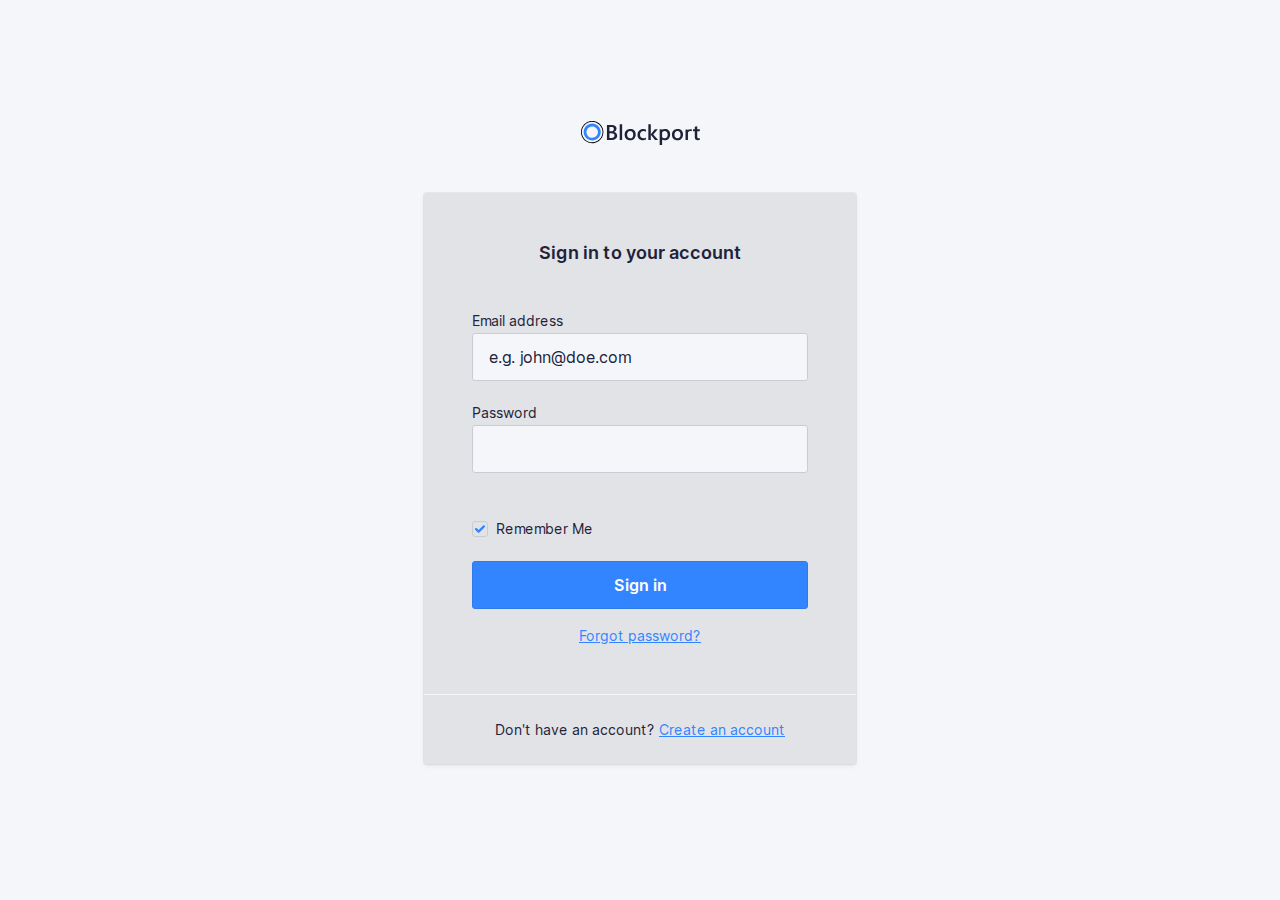
<file: index.html>
<!doctype html>
<html lang="en">

<head>
    <meta charset="utf-8">
    <meta http-equiv="x-ua-compatible" content="ie=edge">
    <title>Blockport - Sign in</title>
    <meta name="description" content="This is my HTML5 boilerplate.">
    <meta name="viewport" content="width=device-width, initial-scale=1.0">
    <meta name="theme-color" content="#e85e00">

    <link rel="icon" href="favicon.svg">
    <link rel="apple-touch-icon" href="apple-touch-icon.png">
    <link rel="manifest" href="manifest.json">

    <link rel="stylesheet" href="css/normalize.css">
    <link rel="stylesheet" href="css/screen.css">
</head>

<body>
    <section class="o-row o-row--lg o-row--login">
        <div class="o-container u-max-width-xs">
            <h1 class="c-logo">
                <svg class="c-logo__symbol" viewBox="0 0 119 24"
                     xmlns="http://www.w3.org/2000/svg">
                    <title>Blockport</title>
                    <path class="c-logo__path c-logo__path--1"
                          d="M25.9496128,18.9917356 L25.9496128,4.04231406 L30.7396633,4.04231406 C32.19945,4.04231406 33.3560606,4.35834712 34.2094949,4.99041321 C35.0252057,5.55089835 35.5052521,6.4769114 35.4896465,7.4598347 C35.5056187,8.25676883 35.2485893,9.03557965 34.7604209,9.6694215 C34.2511175,10.3119823 33.5500641,10.7791057 32.7570539,11.0042975 L32.7570539,11.0459504 C33.6957957,11.1207168 34.5764055,11.5260387 35.2392256,12.1884297 C35.8602694,12.8310744 36.1707912,13.6667769 36.1707912,14.6955372 C36.1979832,15.9155062 35.6268682,17.0730015 34.6382155,17.8016529 C33.6205051,18.5950413 32.3363468,18.9917356 30.7857407,18.9917356 L25.9496128,18.9917356 Z M41.1511616,18.9918689 L38.6990404,18.9918689 L38.6990404,3.18727869 L41.1511616,3.18727869 L41.1511616,18.9918689 Z M49.1105387,19.2396694 C47.4477441,19.2396694 46.1195118,18.741157 45.1258418,17.7441322 C44.1321717,16.7471074 43.6360046,15.4247934 43.6373401,13.7771901 C43.6373401,11.9841322 44.1548767,10.5838017 45.1899495,9.57619833 C46.2250223,8.56859504 47.6200337,8.06479338 49.3749832,8.06479338 C51.0591469,8.06479338 52.3720202,8.55471073 53.3136027,9.53454547 C54.2551852,10.5143802 54.7226376,11.8730579 54.7159596,13.6105785 C54.7159596,15.313719 54.2091077,16.677686 53.195404,17.7024794 C52.1817003,18.7272727 50.8200787,19.2396694 49.1105387,19.2396694 Z M64.9231145,18.4998347 C63.986548,19.011405 62.9292595,19.2667693 61.8599663,19.2396694 C60.2572727,19.2396694 58.9657689,18.7444628 57.9854545,17.7540496 C57.0051402,16.7636364 56.5136477,15.4796694 56.5109764,13.9021488 C56.5109764,12.1434711 57.0385299,10.7312397 58.0936364,9.66545453 C59.1487429,8.59966942 60.5611166,8.0661157 62.3307576,8.06479338 C63.2258904,8.04636779 64.1144193,8.22027864 64.9351347,8.57454547 L64.9351347,10.8277686 C64.2490961,10.2941313 63.4035149,10.0011171 62.5310943,9.99471073 C61.5738178,9.96365776 60.6492491,10.3415166 59.9928283,11.0320661 C59.3330526,11.7236364 59.003165,12.6287603 59.003165,13.747438 C59.003165,14.8661157 59.3136869,15.7381818 59.9347306,16.3636364 C60.5557744,17.0023141 61.3891751,17.3216529 62.4349327,17.3216529 C63.3470917,17.3090469 64.2260005,16.9806241 64.9191077,16.3933884 L64.9191077,18.4998347 L64.9231145,18.4998347 Z M77.1256229,18.9918689 L74.0304209,18.9918689 L69.8393771,13.8605902 L69.7973064,13.8605902 L69.7973064,18.9918689 L67.3451852,18.9918689 L67.3451852,3.18727869 L69.7973064,3.18727869 L69.7973064,13.2039344 L69.8393771,13.2039344 L73.7980303,8.31462295 L76.7349663,8.31462295 L72.2814815,13.4718689 L77.1256229,18.9918689 Z M118.81569,18.8747107 C118.223016,19.1343064 117.578072,19.2557712 116.930522,19.2297521 C114.839007,19.2297521 113.793249,18.2380165 113.793249,16.2545455 L113.793249,10.2128926 L111.990219,10.2128926 L111.990219,8.31669423 L113.793249,8.31669423 L113.793249,5.84528927 L116.235354,5.15702479 L116.235354,8.31669423 L118.81569,8.31669423 L118.81569,10.2128926 L116.235354,10.2128926 L116.235354,15.5504132 C116.235354,16.1824793 116.351549,16.6340496 116.583939,16.905124 C116.81633,17.1761983 117.202312,17.3084298 117.741886,17.3018182 C118.130518,17.3099664 118.50999,17.1844984 118.81569,16.9467769 L118.81569,18.8647934 L118.81569,18.8747107 Z M109.678333,8.12826445 C110.052664,8.12904551 110.426384,8.1582218 110.796212,8.21553718 L110.796212,10.2961983 C110.392833,10.129817 109.958979,10.0480952 109.522071,10.0561983 C108.65244,10.0185786 107.815007,10.3854441 107.258266,11.0479339 C107.143588,11.1960713 107.043624,11.3548242 106.959764,11.5219835 L106.959764,18.9917356 L104.519663,18.9917356 L104.519663,8.37818184 L106.959764,8.66776859 L106.959764,8.67768594 C107.814579,8.30025824 108.742499,8.11272598 109.678333,8.12826445 Z M96.4320707,19.2396694 C94.7692761,19.2396694 93.4410438,18.741157 92.4473737,17.7441322 C91.4537037,16.7471074 90.9575366,15.4247934 90.9588721,13.7771901 C90.9588721,11.9841322 91.4764087,10.5838017 92.5114815,9.57619833 C93.5465543,8.56859504 94.9415657,8.06479338 96.6965152,8.06479338 C98.3806789,8.06479338 99.6935522,8.55471073 100.635135,9.53454547 C101.576717,10.5143802 102.04417,11.8730579 102.037492,13.6105785 C102.037492,15.313719 101.53064,16.677686 100.516936,17.7024794 C99.5032323,18.7272727 98.1416107,19.2396694 96.4320707,19.2396694 Z M87.7494781,9.53454547 C88.6883893,10.5157025 89.1578451,11.873719 89.1578451,13.608595 C89.1591806,15.3117355 88.6523287,16.6757025 87.6372896,17.7004959 C86.6222504,18.7252892 85.258625,19.2376859 83.5464141,19.2376859 C82.7065422,19.2489838 81.8737089,19.0847473 81.1023064,18.7557025 L81.1023064,23.8968595 L78.6622054,23.8968595 L78.6622054,8.31471073 L81.1023064,8.60429752 C81.9552279,8.23296681 82.8792553,8.04891403 83.8108586,8.06479338 C85.5017003,8.06479338 86.8145736,8.55471073 87.7494781,9.53454547 Z M96.5422559,9.99471073 C95.6726247,9.95709108 94.8351921,10.3239565 94.2784512,10.9864463 C93.7241864,11.6476033 93.4470539,12.5580165 93.4470539,13.7176859 C93.4470539,14.8363636 93.7275253,15.7170248 94.288468,16.3596694 C94.8529651,17.0028668 95.6823515,17.3568733 96.5422559,17.3216529 C97.5038721,17.3216529 98.2424466,17.0056198 98.7579798,16.3735537 C99.273513,15.7414876 99.5366216,14.8416529 99.5473064,13.6740496 C99.5473064,12.4998347 99.28954,11.5927273 98.7740067,10.9527273 C98.2584735,10.3127273 97.5145568,9.99338845 96.5422559,9.99471073 Z M28.4438047,6.03570248 L28.4438047,10.286281 L30.0645286,10.286281 C30.9353255,10.286281 31.6178058,10.0833058 32.1119697,9.67735538 C32.6061335,9.27140494 32.8532155,8.69619836 32.8532155,7.95173555 C32.8532155,6.67305785 31.9897643,6.03371902 30.262862,6.03371902 L28.4418013,6.03371902 L28.4438047,6.03570248 Z M28.4438047,12.2796694 L28.4438047,17.0082644 L30.5813973,17.0082644 C31.5163019,17.0082644 32.237514,16.7947108 32.7450337,16.3676033 C33.2602043,15.9259125 33.5416601,15.2742418 33.5083165,14.6003306 C33.5083165,13.0505785 32.4238271,12.2757025 30.2548485,12.2757025 L28.4518182,12.2757025 L28.4438047,12.2796694 Z M49.226734,9.99471073 C48.3571028,9.95709108 47.5196702,10.3239565 46.9629293,10.9864463 C46.4086646,11.6476033 46.131532,12.5580165 46.131532,13.7176859 C46.131532,14.8363636 46.4120034,15.7170248 46.9729461,16.3596694 C47.5370578,17.0036033 48.3664998,17.3583638 49.226734,17.3236364 C50.1883502,17.3236364 50.9269247,17.0076033 51.4424579,16.3755372 C51.9579912,15.7434711 52.2157576,14.8436364 52.2157576,13.6760331 C52.2157576,12.5018182 51.9579912,11.5947107 51.4424579,10.9547107 C50.9269247,10.3147108 50.1883502,9.99471073 49.226734,9.99471073 Z M85.8803367,16.3735537 C86.3958699,15.738843 86.6543043,14.8390083 86.6556397,13.6740496 C86.6556397,12.4985124 86.3978733,11.591405 85.8823401,10.9527273 C85.3668068,10.3140496 84.6282323,9.99471073 83.6666162,9.99471073 C82.796985,9.95709108 81.9595523,10.3239565 81.4028114,10.9864463 C81.2895823,11.124335 81.1896456,11.2724196 81.1043098,11.4287603 L81.1043098,15.9153719 C81.6149937,16.8312057 82.6094895,17.3774459 83.6646128,17.3216529 C84.626229,17.3216529 85.3648035,17.0056198 85.8803367,16.3735537 Z">
                    </path>
                    <path class="c-logo__path c-logo__path--2"
                          d="M11.1988215,19.5867769 C7.72899435,19.5891833 4.59940205,17.5218316 3.26949789,14.3488101 C1.93959376,11.1757885 2.67130845,7.5220381 5.12341434,5.09144786 C7.57552021,2.66085764 11.2650639,1.93214337 14.4714645,3.24513351 C17.6778651,4.55812363 19.7696074,7.65421885 19.771229,11.0895868 C19.7679239,15.7772288 15.9334776,19.5780304 11.1988215,19.5867769 Z M11.1988215,5.38314051 C8.86509736,5.38073339 6.75988968,6.77093308 5.86550131,8.90506387 C4.97111293,11.0391947 5.46382249,13.496632 7.11372873,15.1307206 C8.76363496,16.7648092 11.2455511,17.2534798 13.4013998,16.3687158 C15.5572486,15.4839518 16.962125,13.4001349 16.9605051,11.0895868 C16.9572,7.93949107 14.3805102,5.38572999 11.1988215,5.37917355 L11.1988215,5.38314051 Z">
                    </path>
                    <path class="c-logo__path c-logo__path--3"
                          d="M21.2917845,15.8796694 C21.3118182,15.8380165 21.3358586,15.8023141 21.3558923,15.7606612 C22.6443671,13.0744887 22.7786498,9.98607785 21.7280964,7.20021549 C20.6775431,4.41435317 18.5317957,2.16875244 15.7805219,0.975867769 L15.7805219,0.96 C15.6683333,0.910413222 15.5541414,0.874710744 15.4419529,0.82909091 C15.2937037,0.767603308 15.1434512,0.710082645 14.9931987,0.656528927 C14.792862,0.583140496 14.5925253,0.517685949 14.378165,0.458181816 C14.2319192,0.414545453 14.0856734,0.374876033 13.9394276,0.337190082 C13.7203928,0.281652893 13.501358,0.23338843 13.2823232,0.192396694 C13.1480976,0.16661157 13.0138721,0.144793388 12.8816498,0.124958678 C12.6546016,0.0905785125 12.4275533,0.0634710744 12.2005051,0.0436363637 C12.0762963,0.0337190082 11.9500842,0.0238016529 11.8258754,0.0178512397 C11.5881425,0.00462809917 11.3510774,-0.000661157024 11.1146801,0.00198347107 C10.988468,0.00198347107 10.8622559,0.00198347107 10.7380471,0.0119008265 C10.5076599,0.0218181818 10.2792761,0.0376859504 10.0528956,0.0614876034 C9.9146633,0.0753719009 9.77843434,0.0932231406 9.64220539,0.113057851 C9.44186869,0.142809918 9.22350168,0.176528926 9.01715488,0.218181818 C8.86089226,0.249917356 8.70462963,0.283636364 8.548367,0.321322314 C8.39210438,0.359008265 8.18575758,0.412561983 8.00745791,0.466115701 C7.82915825,0.519669423 7.65286195,0.577190081 7.47656566,0.638677688 C7.30026936,0.70016529 7.17405724,0.747768594 7.02580808,0.807272727 C6.82547138,0.884628098 6.63715488,0.969917355 6.44483165,1.05719008 C6.31861953,1.11471074 6.19441077,1.17421488 6.07220539,1.23768595 C5.87186869,1.34082644 5.67153199,1.45190082 5.47119529,1.56694215 C5.36301347,1.63041322 5.25683502,1.69586777 5.15065657,1.76528926 C4.95165543,1.89752066 4.75666107,2.02975207 4.5656734,2.16198347 C4.46416949,2.23603306 4.36400114,2.31140496 4.26516835,2.38809918 C4.07952302,2.52958678 3.89721661,2.67834711 3.71824916,2.83438017 C3.61607744,2.92363636 3.51791246,3.0168595 3.41774411,3.11008265 C3.25747475,3.26347108 3.10121212,3.42214876 2.94895623,3.5861157 C2.84678451,3.69719008 2.74861953,3.81024794 2.64845118,3.92528926 C2.51021886,4.08793389 2.37599327,4.25454547 2.24777778,4.42512397 C2.15161616,4.55206611 2.05946128,4.68099175 1.96930976,4.82181816 C1.90119529,4.92099175 1.82506734,5.0201653 1.75895623,5.11537188 C1.69284512,5.2105785 1.65878788,5.29190081 1.60670034,5.37917355 C1.53457912,5.49818184 1.46446128,5.61917355 1.40636364,5.74214876 C1.28415825,5.96231406 1.16796296,6.18446282 1.06178451,6.40859504 C1.02372054,6.44826445 0.995673401,6.49586778 0.981649832,6.54148761 C0.967626263,6.58710744 0.939579125,6.65454547 0.915538721,6.71008265 C0.808692479,6.95471075 0.711863077,7.20132232 0.625050505,7.44991735 C0.588989899,7.55438018 0.55426487,7.65884298 0.520875421,7.76330577 C0.444747475,8.00528927 0.377968575,8.24793388 0.320538721,8.49123966 C0.291156005,8.61157023 0.263776655,8.73190084 0.238400673,8.85223141 C0.191655443,9.07966942 0.152255892,9.30710742 0.12020202,9.53454547 C0.10016835,9.67338842 0.0821380471,9.81024795 0.0681144781,9.9490909 C0.0460774411,10.1613223 0.0320538721,10.3715703 0.022037037,10.5838017 C0.022037037,10.7365289 0.010016835,10.8872727 0.010016835,11.04 C0.010016835,11.2383471 0.010016835,11.4366942 0.026043771,11.6350413 C0.026043771,11.7917356 0.0440740741,11.9484297 0.0580976431,12.105124 C0.0761279461,12.3034711 0.104175084,12.5018182 0.132222222,12.7001653 C0.146245791,12.8429752 0.18030303,13.0036364 0.2003367,13.1543802 C0.238400673,13.3527273 0.286481481,13.5510744 0.336565657,13.7494215 C0.380639731,13.8961983 0.406683502,14.0330579 0.446750842,14.1758678 C0.506851852,14.3742149 0.576969697,14.5844628 0.647087542,14.7867769 C0.693164983,14.9157025 0.739242424,15.0446281 0.789326599,15.1715703 C0.871464646,15.3699174 0.963619529,15.5801653 1.05777778,15.7804959 C1.11387205,15.8995041 1.16996633,16.0185124 1.23006734,16.1355372 C1.33223906,16.3338843 1.44242424,16.5322314 1.55461279,16.7166942 C1.62473064,16.8357025 1.69484848,16.9527273 1.76897306,17.0677686 C1.88316498,17.2442975 2.00537037,17.4168595 2.12957912,17.587438 C2.21973064,17.7123967 2.31188552,17.8353719 2.40804714,17.9563636 C2.50420875,18.0773554 2.65646465,18.2519008 2.78468013,18.3966942 C2.91289562,18.5414876 3.02308081,18.6644628 3.14929293,18.7933884 C3.27550505,18.9223141 3.3876936,19.027438 3.51190236,19.1424794 C3.63611111,19.2575206 3.81841751,19.4241322 3.98069024,19.5590082 C4.09287879,19.6522314 4.20907407,19.7434711 4.32727273,19.8327273 C4.50957912,19.9735537 4.69388889,20.1084297 4.88621212,20.2294215 C4.9362963,20.2631405 4.98037037,20.3008265 5.03045455,20.3345455 C7.52290169,21.989742 10.5859073,22.5756212 13.5217147,21.9587191 C16.4575222,21.3418171 19.0161165,19.5746694 20.6146465,17.0598347 L20.6266667,17.0598347 C20.6647306,17.0003306 20.6947811,16.9368595 20.7328451,16.8753719 C20.8149832,16.7424794 20.8911111,16.6036364 20.9692424,16.4647934 C21.0854377,16.2763636 21.1936195,16.08 21.2917845,15.8796694 Z M6.96771044,20.4198347 C6.40765296,20.1694737 5.87129224,19.8701033 5.36501684,19.5252893 C5.18671717,19.4042975 5.01442761,19.2773554 4.84614478,19.1464463 C4.73996633,19.065124 4.63378788,18.9818182 4.53161616,18.8965289 C4.38136364,18.7715703 4.23912458,18.6406612 4.09888889,18.5097521 C3.9586532,18.378843 3.87451178,18.2995041 3.76632997,18.1884297 C3.65814815,18.0773554 3.53794613,17.9444628 3.42976431,17.8214876 C3.32158249,17.6985124 3.19737374,17.5557025 3.08718855,17.4247934 C2.97700337,17.2938843 2.91489899,17.1986777 2.83075758,17.0836364 C2.71656566,16.9249587 2.60237374,16.766281 2.49819865,16.6036364 C2.43008418,16.4965289 2.36597643,16.3894215 2.29786195,16.2803306 C2.19368687,16.1038017 2.09752525,15.9252893 1.9973569,15.7447934 C1.94126263,15.6376859 1.89117845,15.528595 1.83909091,15.4195041 C1.7609596,15.2231405 1.67681818,15.0386777 1.60069024,14.8482644 C1.55461279,14.7332231 1.51454545,14.6161983 1.47247475,14.501157 C1.40436027,14.3127273 1.34025253,14.1242975 1.28415825,13.9319008 C1.24609428,13.8029752 1.2140404,13.6760331 1.18198653,13.5490909 C1.13590909,13.3626446 1.09183502,13.1761983 1.05577441,12.9897521 C1.02973064,12.8429752 1.0076936,12.7140496 0.981649832,12.5771901 C0.953602694,12.3927273 0.92956229,12.2082644 0.911531987,12.0218182 C0.897508418,11.8809918 0.889494949,11.7401653 0.881481481,11.5993388 C0.881481481,11.4109091 0.865454545,11.2224794 0.865454545,11.0340496 C0.865454545,10.8971901 0.865454545,10.7603306 0.877474747,10.6254545 C0.877474747,10.4271074 0.899511785,10.2287603 0.919545455,10.0304132 C0.931565657,9.90743803 0.94959596,9.78247936 0.965622896,9.65950414 C0.995673401,9.44528927 1.03173401,9.23107436 1.07580808,9.01884299 C1.09784512,8.91173555 1.12188552,8.80462812 1.14792929,8.69950414 C1.20402357,8.47074382 1.27080247,8.24330577 1.34826599,8.01719009 C1.37764871,7.9246281 1.408367,7.83206612 1.44042088,7.73950414 C1.52189113,7.50545453 1.61204265,7.2740496 1.71087542,7.04528927 C1.75094276,6.95206611 1.7910101,6.86082645 1.83508418,6.76958679 C1.93525253,6.55537188 2.03542088,6.3490909 2.15762626,6.14479338 C2.21973064,6.03570248 2.27983165,5.92661158 2.34594276,5.81752064 C2.45412458,5.63900825 2.5683165,5.46644628 2.68651515,5.29586778 C2.7686532,5.17685949 2.85279461,5.0598347 2.93893939,4.94479338 C3.06047699,4.7847934 3.18602133,4.62876031 3.31557239,4.47669423 C3.40505612,4.36826447 3.49520763,4.26710742 3.58602694,4.17322312 C3.73026936,4.01983471 3.87718294,3.86842975 4.02676768,3.71900826 C4.11491582,3.63438017 4.20506734,3.55173554 4.29722222,3.47107438 C4.46016275,3.32694215 4.62710998,3.18809917 4.79806397,3.05454545 C4.88754769,2.98446281 4.978367,2.91834711 5.07052189,2.85619835 C5.24815375,2.72396694 5.42912458,2.60099173 5.61343434,2.48727273 C5.71093152,2.42512397 5.80909651,2.36561983 5.90792929,2.30876033 C6.09090349,2.20165289 6.27654882,2.09983471 6.46486532,2.00330579 C6.57705387,1.94644628 6.69057799,1.89157025 6.80543771,1.83867769 C6.98306957,1.75669422 7.16203704,1.67933884 7.34234007,1.60661157 C7.47589785,1.55239669 7.61413018,1.50082645 7.75703704,1.45190082 C7.91864196,1.39504132 8.08225029,1.34214876 8.24786195,1.29322314 C8.41347361,1.24429752 8.57975307,1.2 8.74670034,1.16033058 C8.8896072,1.12595041 9.03318182,1.09421488 9.17742424,1.06512397 C9.36841191,1.02677686 9.56073514,0.994380165 9.75439394,0.967933885 C9.87993826,0.950743802 10.0061504,0.934876033 10.1330303,0.920330577 C10.3440516,0.899173554 10.5557407,0.883966942 10.7680976,0.874710744 L11.1126768,0.874710744 C11.3317116,0.874710744 11.5514141,0.880000001 11.7717845,0.890578513 L12.1143603,0.914380167 C12.3307239,0.932892563 12.5464197,0.958677687 12.7614478,0.991735538 C12.8829854,1.01024793 13.004523,1.0307438 13.1260606,1.05322314 C13.330404,1.09157025 13.5347475,1.13652893 13.7390909,1.18809918 C13.8713131,1.22181818 14.0035354,1.25752066 14.1397643,1.29719008 C14.3320875,1.35404959 14.523743,1.41619835 14.7147306,1.48363636 C14.8509596,1.53322314 14.9851852,1.58479339 15.115404,1.64033058 C17.755199,2.69780719 19.8336285,4.79210648 20.8551251,7.42387715 C21.8766218,10.0556478 21.7496417,12.9890377 20.5044613,15.5246281 C20.4123064,15.7229752 20.3041246,15.8975206 20.207963,16.08 C20.1378451,16.2029752 20.0697306,16.3279339 19.9956061,16.4489256 C17.2731751,20.8198837 11.7011151,22.517402 6.96771044,20.4178512 L6.96771044,20.4198347 Z">
                    </path>
                </svg>
            </h1>
            <form class="c-card" action="#">
                <div class="c-card__body">
                    <h2 class="c-card__title">
                        Sign in to your account
                    </h2>
                    <p class="c-form-field">
                        <label class="c-label" for="username">
                            Email address
                        </label>
                        <input class="c-input" type="email" name="username"
                               id="username" placeholder="e.g. john@doe.com"
                               required>
                    </p>
                    <p class="c-form-field">
                        <label class="c-label" for="password">
                            Password
                        </label>
                        <input class="c-input" type="password" name="password"
                               id="password" required>
                    </p>
                    <p class="c-form-field c-form-field--option">
                        <li class="c-form-field c-form-field--option c-option-list__item">
                            <input class="c-option c-option--hidden o-hide-accessible" type="checkbox" id="checkbox1" checked> 
                            <!-- Moest je het bovende op display: none zetten zou je er niet meer kunnen naar tabben
                            Gebruik liever o-hide-accesible -->
                            <label class="c-label c-label--option c-custom-option" for="checkbox1">
                                <span class="c-custom-option__fake-input c-custom-option__fake-input--checkbox">
                                    <svg class="c-custom-option__symbol" xmlns="http://www.w3.org/2000/svg" viewBox="0 0 9 6.75">
                                        <path d="M4.75,9.5a1,1,0,0,1-.707-.293l-2.25-2.25A1,1,0,1,1,3.207,5.543L4.75,7.086,8.793,3.043a1,1,0,0,1,1.414,1.414l-4.75,4.75A1,1,0,0,1,4.75,9.5" transform="translate(-1.5 -2.75)"/>
                                    </svg>
                                </span>
                                Remember Me
                            </label>
                        </li>
                    </p>
                    <p class="u-mb-md">
                        <!-- Input type button
                                <input type="submit" class="o-button-reset c-button" value="Sign in"/>
                            -->
                        <!-- Button -->
                        <button type="submit"
                                class="o-button-reset c-button">Sign in</button>
                    </p>
                    <p class="u-text-sm u-align-text-center">
                        <a href="#!">
                            Forgot password?
                        </a>
                    </p>
                </div>
                <div class="c-card__footer">
                    <p
                       class="u-align-text-center u-text-sm u-color-neutral-dark">
                        Don't have an account? <a href="#">Create an account</a>
                    </p>
                </div>
            </form>

        </div>
    </section>
</body>

</html>
</file>
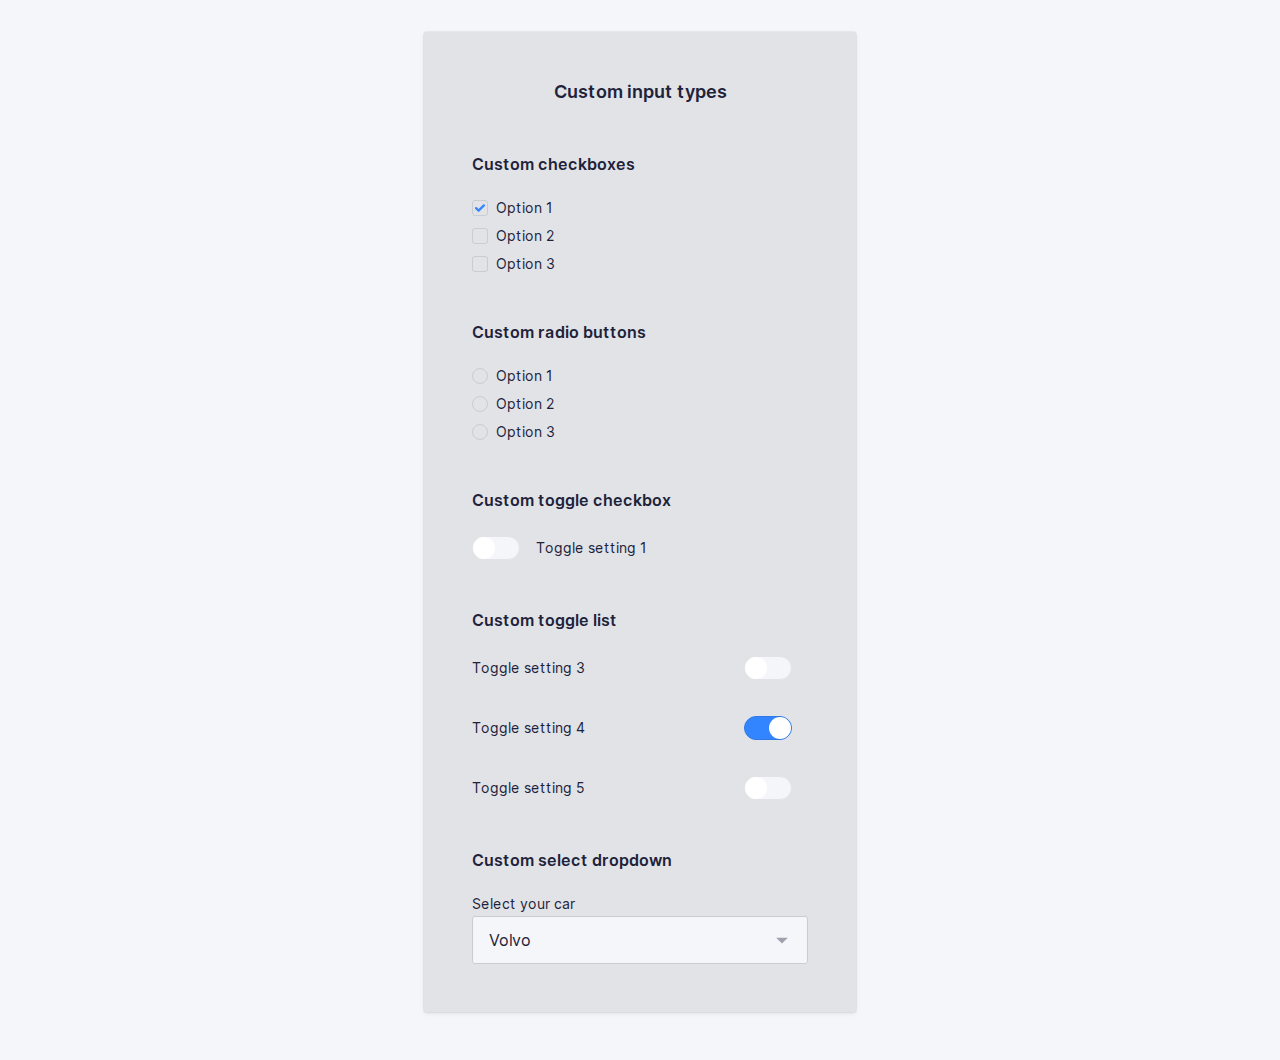
<file: inputs.html>
<!doctype html>
<html lang="en">
    <head>
        <meta charset="utf-8">
        <meta http-equiv="x-ua-compatible" content="ie=edge">
        <title>Blockport - Custom input types</title>
        <meta name="description" content="This is my HTML5 boilerplate.">
        <meta name="viewport" content="width=device-width, initial-scale=1.0">
        <meta name="msapplication-TileColor" content="#3385FF">
        <meta name="theme-color" content="#3385FF">

        <link rel="apple-touch-icon" sizes="180x180" href="apple-touch-icon.png">
        <link rel="icon" type="image/png" sizes="32x32" href="favicon-32x32.png">
        <link rel="icon" type="image/png" sizes="16x16" href="favicon-16x16.png">
        <link rel="manifest" href="site.webmanifest">
        <link rel="mask-icon" href="safari-pinned-tab.svg" color="#3385FF">

        <link rel="stylesheet" href="css/normalize.css">
        <link rel="stylesheet" href="css/screen.css">
        <script type="text/javascript">
            function togglePassword() {
                var passwordInput = document.querySelector(".js-password-input");

                if (passwordInput.type === "password") {
                    passwordInput.type = "text";
                } else {
                    passwordInput.type = "password";
                }
            }
        </script>
    </head>
    <body>
        <section class="o-row o-row--lg o-row--login o-row--beta">
            <div class="o-container u-max-width-xs">
                <form class="c-card" action="#">
                    <div class="c-card__body">
                        <h2 class="c-card__title">
                            Custom input types
                        </h2>
                        <div class="o-section">
                            <!-- Custom checkboxes -->
                            <h5>
                                Custom checkboxes
                            </h5>
                            <ul class="o-list c-option-list">
                                <li class="c-form-field c-form-field--option c-option-list__item">
                                    <input class="c-option c-option--hidden o-hide-accessible" type="checkbox" id="checkbox1" checked> 
                                    <!-- Moest je het bovende op display: none zetten zou je er niet meer kunnen naar tabben
                                    Gebruik liever o-hide-accesible -->
                                    <label class="c-label c-label--option c-custom-option" for="checkbox1">
                                        <span class="c-custom-option__fake-input c-custom-option__fake-input--checkbox">
                                            <svg class="c-custom-option__symbol" xmlns="http://www.w3.org/2000/svg" viewBox="0 0 9 6.75">
                                                <path d="M4.75,9.5a1,1,0,0,1-.707-.293l-2.25-2.25A1,1,0,1,1,3.207,5.543L4.75,7.086,8.793,3.043a1,1,0,0,1,1.414,1.414l-4.75,4.75A1,1,0,0,1,4.75,9.5" transform="translate(-1.5 -2.75)"/>
                                            </svg>
                                        </span>
                                        Option 1
                                    </label>
                                </li>
                                <li class="c-form-field c-form-field--option c-option-list__item">
                                    <input class="c-option c-option--hidden o-hide-accessible" type="checkbox" id="checkbox2">
                                    <label class="c-label c-label--option c-custom-option" for="checkbox2">
                                        <span class="c-custom-option__fake-input c-custom-option__fake-input--checkbox">
                                            <svg class="c-custom-option__symbol" xmlns="http://www.w3.org/2000/svg" viewBox="0 0 9 6.75">
                                                <path d="M4.75,9.5a1,1,0,0,1-.707-.293l-2.25-2.25A1,1,0,1,1,3.207,5.543L4.75,7.086,8.793,3.043a1,1,0,0,1,1.414,1.414l-4.75,4.75A1,1,0,0,1,4.75,9.5" transform="translate(-1.5 -2.75)"/>
                                            </svg>
                                        </span>
                                        Option 2
                                    </label>
                                </li>
                                <li class="c-form-field c-form-field--option c-option-list__item">
                                    <input class="c-option c-option--hidden o-hide-accessible" type="checkbox" id="checkbox3">
                                    <label class="c-label c-label--option c-custom-option" for="checkbox3">
                                        <span class="c-custom-option__fake-input c-custom-option__fake-input--checkbox">
                                            <svg class="c-custom-option__symbol" xmlns="http://www.w3.org/2000/svg" viewBox="0 0 9 6.75">
                                                <path d="M4.75,9.5a1,1,0,0,1-.707-.293l-2.25-2.25A1,1,0,1,1,3.207,5.543L4.75,7.086,8.793,3.043a1,1,0,0,1,1.414,1.414l-4.75,4.75A1,1,0,0,1,4.75,9.5" transform="translate(-1.5 -2.75)"/>
                                            </svg>
                                        </span>
                                        Option 3
                                    </label>
                                </li>
                            </ul>
                        </div>
                        <div class="o-section">
                            <!-- Custom radio buttons -->
                            <h5>
                                Custom radio buttons
                            </h5>
                            <ul class="o-list c-option-list">
                                <li class="c-form-field c-form-field--option c-option-list__item">
                                    <input class="c-option c-option--hidden o-hide-accessible" type="radio" name="radios" id="radio1">
                                    <label class="c-label c-label--option c-custom-option" for="radio1">
                                        <span class="c-custom-option__fake-input c-custom-option__fake-input--radio">
                                            <span class="c-custom-option__symbol"></span>
                                        </span>
                                        Option 1
                                    </label>
                                </li>
                                <li class="c-form-field c-form-field--option c-option-list__item">
                                    <input class="c-option c-option--hidden o-hide-accessible" type="radio" name="radios" id="radio2">
                                    <label class="c-label c-label--option c-custom-option" for="radio2">
                                        <span class="c-custom-option__fake-input c-custom-option__fake-input--radio">
                                            <span class="c-custom-option__symbol"></span>
                                        </span>
                                        Option 2
                                    </label>
                                </li>
                                <li class="c-form-field c-form-field--option c-option-list__item">
                                    <input class="c-option c-option--hidden o-hide-accessible" type="radio" name="radios" id="radio3">
                                    <label class="c-label c-label--option c-custom-option" for="radio3">
                                        <span class="c-custom-option__fake-input c-custom-option__fake-input--radio">
                                            <span class="c-custom-option__symbol"></span>
                                        </span>
                                        Option 3
                                    </label>
                                </li>
                            </ul>
                        </div>
                        <div class="o-section">
                            <!-- Custom toggle checkboxes -->
                            <h5>
                                Custom toggle checkbox
                            </h5>
                            <p class="c-form-field c-form-field--option">
                                <input class="c-option c-option--hidden o-hide-accessible" type="checkbox" id="toggle1">
                                <label class="c-label c-label--option c-custom-toggle" for="toggle1">
                                    <span class="c-custom-toggle__fake-input">
                                    </span>
                                    Toggle setting 1
                                </label>
                            </p>
                        </div>
                        <div class="o-section">
                            <h5>
                                Custom toggle list
                            </h5>
                            <ul class="o-list c-toggle-list">
                                <li class="c-form-field c-form-field--option c-toggle-list__item">
                                    <input class="c-option c-option--hidden o-hide-accessible" type="checkbox" id="toggle3">
                                    <label class="c-label c-label--option c-custom-toggle c-custom-toggle--inverted" for="toggle3">
                                        <span class="c-custom-toggle__fake-input">
                                        </span>
                                        Toggle setting 3
                                    </label>
                                </li>
                                <li class="c-form-field c-form-field--option c-toggle-list__item">
                                    <input class="c-option c-option--hidden o-hide-accessible" type="checkbox" id="toggle4" checked>
                                    <label class="c-label c-label--option c-custom-toggle c-custom-toggle--inverted" for="toggle4">
                                        <span class="c-custom-toggle__fake-input">
                                        </span>
                                        Toggle setting 4
                                    </label>
                                </li>
                                <li class="c-form-field c-form-field--option c-toggle-list__item">
                                    <input class="c-option c-option--hidden o-hide-accessible" type="checkbox" id="toggle5">
                                    <label class="c-label c-label--option c-custom-toggle c-custom-toggle--inverted" for="toggle5">
                                        <span class="c-custom-toggle__fake-input">
                                        </span>
                                        Toggle setting 5
                                    </label>
                                </li>
                            </ul>
                        </div>
                        <div class="o-section">
                            <!-- Custom select -->
                            <h5>
                                Custom select dropdown
                            </h5>
                            <p class="c-form-field">
                                <label class="c-label" for="select1">
                                    Select your car
                                </label>
                                <span class="c-custom-select">
                                    <select class="c-custom-select__input c-input" class="" name="select1" id="select1">
                                        <option value="volvo">Volvo</option>
                                        <option value="saab">Saab</option>
                                        <option value="mercedes">Mercedes</option>
                                        <option value="audi">Audi</option>
                                    </select>
                                    <svg class="c-custom-select__symbol" xmlns="http://www.w3.org/2000/svg" viewBox="0 0 24 24">
                                        <path d="M7,10l5,5,5-5Z"/>
                                    </svg>
                                </span>
                            </p>
                        </div>
                    </div>
                </form>
            </div>
        </section>
    </body>
</html>
</file>
<file: css/screen.css>
/*------------------------------------*\
#FONTS
\*------------------------------------*/

@font-face {
    font-family: "Inter Web";
    font-weight: 400;
    src: url("../fonts/Inter-Regular.woff2") format("woff2")
}

@font-face {
    font-family: "Inter Web";
    font-weight: 600;
    src: url("../fonts/Inter-SemiBold.woff2") format("woff2")
}

/*------------------------------------*\
#Variables
\*------------------------------------*/

:root {
    /* colors */
    --global-color-alpha-h: 216deg;
    --global-color-alpha-s: 100%;
    --global-color-alpha-l: 60%;
    --global-color-alpha-hsl: var(--global-color-alpha-h) var(--global-color-alpha-s) var(--global-color-alpha-l);
    --global-color-alpha: hsl(var(--global-color-alpha-hsl));
    --global-color-alpha-light: hsl(var(--global-color-alpha-h) 100% 65%);
    --global-color-alpha-dark: hsl(var(--global-color-alpha-h) 80% 55%);
    --global-color-alpha-x-dark: hsl(var(--global-color-alpha-h) 65% 35%);
    --global-color-alpha-transparent: hsl(var(--global-color-alpha-hsl) / .75);
    --global-color-alpha-x-transparent: hsl(var(--global-color-alpha-hsl) / .3);

    --global-color-neutral-10: #F5F6FA;
    --global-color-neutral-100: #E2E3E7;
    --global-color-neutral-200: #caccd4;
    --global-color-neutral-300: #b5b6c0;
    --global-color-neutral-400: #a0a1ad;
    --global-color-neutral-500: #8b8c9a;
    --global-color-neutral-600: #757787;
    --global-color-neutral-700: #606274;
    --global-color-neutral-800: #4b4c60;
    --global-color-neutral-900: #35374d;
    --global-color-neutral-1000: #20223a;

    /* border stuff */
    --global-borderRadius: 3px;
    --global-borderWidth: 1px;

    /* transitions */
    --global-transitionTiming-alpha: .1s ease-out;

    /* Baseline settings */
    --global-baseline: 8px;
    --global-whitespace: calc(var(--global-baseline) * 3);
    /* = 24px */

    --global-whitespace-xs: calc(var(--global-baseline) / 2);
    /* = 4px */
    --global-whitespace-sm: calc(var(--global-baseline) * 1);
    /*  = 8px */
    --global-whitespace-md: calc(var(--global-baseline) * 2);
    /*  = 16px */
    --global-whitespace-lg: calc(var(--global-baseline) * 4);
    /*  = 32px */
    --global-whitespace-xl: calc(var(--global-whitespace) * 2);
    /*  = 48px */
    --global-whitespace-xxl: calc(var(--global-whitespace) * 3);
    /*  = 72px */

    --global-input-backgroundColor: White;
    --global-input-color: var(--global-color-neutral-1000);
    --global-input-borderColor: var(--global-color-neutral-200);
    --global-input-hover-borderColor: var(--global-color-neutral-300);
    --global-input-focus-borderColor: #81ADF0;
    --global-input-boxShadow: 0 0 0 3px var(--global-color-alpha-x-transparent);

    --global-input-transition:  all 100ms cubic-bezier(0.250, 0.970, 0.895, 0.310); /* custom */
    --global-input-timing-function: cubic-bezier(0.250, 0.970, 0.895, 0.310); /* custom */

    --focus-shadow-color: #3385FF30;
    --focus-shadow: 0 0 0 3px var(--focus-shadow-color);
    
    --transition-alpha: .2s linear;

    --global-page-color: var(--global-color-neutral-1000);
    --global-page-backgroundColor: var(--global-color-neutral-10);
    --global-card: var(--global-color-neutral-100);
}

/*------------------------------------*\
#GENERIC
\*------------------------------------*/

/*
    Generic: Page
    ---
    Global page styles + universal box-sizing:
*/

@media (prefers-color-scheme: dark) {
    html {
        --global-page-color: White !important;
        --global-page-backgroundColor: var(--global-color-neutral-1000) !important;
        --global-card: var(--global-color-neutral-900) !important;
        
    }
    .c-logo {
        --logo__path--1--fill: White;
        --logo__path--2--fill: var(--logo__path--1--fill);
        --logo__path--3--fill: var(--logo__path--1--fill);
      }
}

html {
    line-height: 1.5;
    font-family: "Inter Web", Helvetica, arial, sans-serif;
    color: var(--global-page-color); 
    background-color: var(--global-page-backgroundColor);
    box-sizing: border-box;
    -webkit-font-smoothing: antialiased;
    -moz-osx-font-smoothing: grayscale;
}

*,
*:before,
*:after {
    box-sizing: inherit;
}

/*
* Remove text-shadow in selection highlight:
* https://twitter.com/miketaylr/status/12228805301
*
* Customize the background color to match your design.
*/

::selection {
    background: var(--global-color-alpha);
    color: var(--global-page-color);
    text-shadow: none;
}

/*------------------------------------*\
#Elements
\*------------------------------------*/

/*
Elements: Images
---
Default markup for images to make them responsive
*/

img {
    max-width: 100%;
    vertical-align: top;
}

/*
    Elements: typography
    ---
    Default markup for typographic elements
*/

h1,
h2,
h3 {
    font-weight: 700;
}

h1 {
    font-size: 36px;
    line-height: calc(var(--global-baseline) * 6);
    margin: 0 0 var(--global-whitespace);
}

h2 {
    font-size: 32px;
    line-height: calc(var(--global-baseline) * 5);
    margin: 0 0 var(--global-whitespace);
}

h3 {
    font-size: 26px;
    line-height: calc(var(--global-baseline) * 4);
    margin: 0 0 var(--global-whitespace);
}

h4,
h5,
h6 {
    font-size: 16px;
    font-weight: 600;
    line-height: calc(var(--global-baseline) * 3);
    margin: 0 0 var(--global-whitespace);
}

p,
ol,
ul,
dl,
table,
address,
figure {
    margin: 0 0 var(--global-whitespace);
}

ul,
ol {
    padding-left: var(--global-whitespace);
}

li ul,
li ol {
    margin-bottom: 0;
}

blockquote {
    font-style: normal;
    font-size: 23px;
    line-height: calc(var(--global-baseline) * 6);
    margin: 0 0 var(--global-whitespace);
}

blockquote * {
    font-size: inherit;
    line-height: inherit;
}

figcaption {
    font-weight: 400;
    font-size: 12px;
    line-height: calc(var(--global-baseline) * 2);
    margin-top: var(--global-whitespace-xxs);
}

hr {
    border: 0;
    height: var(--global-borderWidth);
    background: LightGrey;
    margin: 0 0 var(--global-whitespace);
}

a,
a:visited {
    transition: all var(--global-transitionTiming-alpha);
    color: var(--global-color-alpha);
    outline-color: var(--global-link-BoxShadowColor);
    outline-width: medium;
    outline-offset: 2px;
}

a:hover,
a:focus {
    color: var(--global-color-alpha-light);
}

a:active {
    color: var(--global-color-alpha-dark);
}

label,
input {
    display: block;
}

input::placeholder {
    color: var(--global-color-neutral-x-light);
}

/*------------------------------------*\
#OBJECTS
\*------------------------------------*/

/*
    Objects: Row
    ---
    Creates a horizontal row that stretches the viewport and adds padding around children
*/

.o-row {
    display: flow-root;
    position: relative;
    padding: var(--global-whitespace) var(--global-whitespace) 0;
}

.o-row--login {
    min-height: 100vh;
    display: flex;
    align-items: center;
}

/* size modifiers */

.o-row--lg {
    padding-top: var(--global-whitespace-lg);
    padding-bottom: var(--global-whitespace);
}

@media (min-width: 768px) {
    .o-row {
        padding-left: var(--global-whitespace-lg);
        padding-right: var(--global-whitespace-lg);
    }
}

/*
    Objects: Container
    ---
    Creates a horizontal container that sets de global max-width
*/

.o-container {
    margin-left: auto;
    margin-right: auto;
    max-width: 79.5em;
    /* 79.5 * 16px = 1272 */
    width: 100%;
}

/*
    Objects: section
    ---
    Creates vertical whitespace between adjacent sections inside a row
*/

.o-section {
    display: flow-root;
    position: relative;
}

.o-section+.o-section {
    padding-top: var(--global-whitespace);
}

@media (min-width: 768px) {

    .o-section--lg+.o-section--lg,
    .o-section--xl+.o-section--xl {
        padding-top: var(--global-whitespace-lg);
    }
}

@media (min-width: 992px) {
    .o-section--xl+.o-section--xl {
        padding-top: var(--global-whitespace-xxl);
    }
}

/*
    Objects: Layout
    ---
    The layout object provides us with a column-style layout system. This object
    contains the basic structural elements, but classes should be complemented
    with width utilities
*/

.o-layout {
    display: flex;
    flex-wrap: wrap;
}

.o-layout__item {
    width: 100%;
}

/* gutter modifiers, these affect o-layout__item too */

.o-layout--gutter {
    margin: 0 -12px;
}

.o-layout--gutter>.o-layout__item {
    padding: 0 12px;
}

.o-layout--gutter-sm {
    margin: 0 -6px;
}

.o-layout--gutter-sm>.o-layout__item {
    padding: 0 6px;
}

.o-layout--gutter-lg {
    margin: 0 calc(var(--global-whitespace) * -1);
}

.o-layout--gutter-lg>.o-layout__item {
    padding: 0 var(--global-whitespace);
}

.o-layout--gutter-xl {
    margin: 0 calc(var(--global-whitespace-lg) * -1);
}

.o-layout--gutter-xl>.o-layout__item {
    padding: 0 var(--global-whitespace-lg);
}

/* reverse horizontal row modifier */

.o-layout--row-reverse {
    flex-direction: row-reverse;
}

/* Horizontal alignment modifiers*/

.o-layout--justify-start {
    justify-content: flex-start;
}

.o-layout--justify-end {
    justify-content: flex-end;
}

.o-layout--justify-center {
    justify-content: center;
}

.o-layout--justify-space-around {
    justify-content: space-around;
}

.o-layout--justify-space-evenly {
    justify-content: space-evenly;
}

.o-layout--justify-space-between {
    justify-content: space-between;
}

/* Vertical alignment modifiers */

.o-layout--align-start {
    align-items: flex-start;
}

.o-layout--align-end {
    align-items: flex-end;
}

.o-layout--align-center {
    align-items: center;
}

.o-layout--align-baseline {
    align-items: baseline;
}

/* Vertical alignment modifiers that only work if there is one than one flex item */

.o-layout--align-content-start {
    align-content: start;
}

.o-layout--align-content-end {
    align-content: end;
}

.o-layout--align-content-center {
    align-content: center;
}

.o-layout--align-content-space-around {
    align-content: space-around;
}

.o-layout--align-content-space-between {
    align-content: space-between;
}

/*
    Objects: List
    ---
    Small reusable object to remove default list styling from lists
*/

.o-list {
    list-style: none;
    padding: 0;
}

/*
    Object: Button reset
    ---
    Small button reset object
*/

.o-button-reset {
    border: none;
    margin: 0;
    padding: 0;
    width: auto;
    overflow: visible;
    background: transparent;

    /* inherit font & color from ancestor */
    color: inherit;
    font: inherit;

    /* Normalize `line-height`. Cannot be changed from `normal` in Firefox 4+. */
    line-height: normal;

    /* Corrects font smoothing for webkit */
    -webkit-font-smoothing: inherit;
    -moz-osx-font-smoothing: inherit;

    /* Corrects inability to style clickable `input` types in iOS */
    -webkit-appearance: none;
}

/*
    Object: Hide accessible
    ---
    Accessibly hide any element
*/

.o-hide-accessible {
    position: absolute;
    width: 1px;
    height: 1px;
    padding: 0;
    margin: -1px;
    overflow: hidden;
    clip: rect(0, 0, 0, 0);
    border: 0;
}

/*------------------------------------*\
#COMPONENTS
\*------------------------------------*/

/*
    Component: Logo
    ---
    Website main logo
*/

.c-logo {
    height: var(--global-whitespace);
    display: flex;
    align-items: center;
    justify-content: center;
    margin-bottom: var(--global-whitespace-xl);
}

.c-logo__symbol {
    height: 100%;
}

.c-logo__path--1 {
    fill: var(--logo__path--1--fill, var(--global-color-neutral-1000));
  }
  
  .c-logo__path--2 {
    fill: var(--logo__path--2--fill, var(--global-color-alpha));
  }
  
  .c-logo__path--3 {
    fill: var(--logo__path--3--fill, var(--global-color-alpha-700));
  }

/*
    Component: Card
    ---
    Card with box shadow
*/

.c-card {
    background-color: var(--global-card);
    margin-bottom: var(--global-whitespace);
    border-radius: var(--global-borderRadius);
    box-shadow: 0 0 0 var(--global-borderWidth) rgba(0, 0, 0, 0.05), 0 2px 4px rgba(0, 0, 0, .075);
    overflow: hidden;
}

/* Add padding to child for more flexibility */
.c-card__body,
.c-card__footer {
    padding: var(--global-whitespace);
}

.c-card__footer {
    text-align: center;
    border-top: var(--global-borderWidth) solid var(--global-page-backgroundColor);
}

.c-card__title {
    text-align: center;
    font-size: 18px;
    line-height: calc(var(--global-baseline) * 3);
    font-weight: 600;
}

/* This allows c-card__body and __footer to have equal padding everywhere */

.c-card__body>*:last-child,
.c-card__footer>*:last-child,
.c-card__body>*:last-child>*:last-child,
.c-card__footer>*:last-child>*:last-child {
    margin-bottom: 0;
}

@media (min-width: 27em) {
    .c-card__body {
        padding: var(--global-whitespace-xl);
    }

    .c-card__title {
        margin-bottom: var(--global-whitespace-xl);
    }
}

/*
    Component: Forms
    ---
    Everything form related here
*/

.c-form-field--option {
    display: flex;
    align-items: center;
}

/*
    Component: Input
    ---
    Class to put on all input="text" like form inputs
*/

.c-input {
    -webkit-appearance: none;
    -moz-appearance: none;
    appearance: none;
    width: 100%;
    border: var(--global-borderWidth) solid var(--global-input-borderColor);
    border-radius: var(--global-borderRadius);
    color: var(--global-page-color);
    background-color: var(--global-page-backgroundColor);
    font-family: inherit;
    font-size: 16px;
    line-height: calc(var(--global-baseline) * 3);
    padding: calc(var(--global-baseline) * 1.5 - var(--global-borderWidth)) var(--global-whitespace-md);
    outline: none;
    transition: border var(--global-transition-timing-alpha);
}

.c-input:hover {
    background-color: var(--global-input-hover-borderColor);
}

.c-input:focus,
.c-input:active {
    border-color: var(--global-input-focus-borderColor);
    box-shadow: 0 0 0 3px var(--global-input-boxShadow);
}

/* option input for checkboxes and radio buttons */

.c-option {
    margin-right: var(--global-whitespace-sm);
}

.c-option-list {
    margin-bottom: var(--global-whitespace);
}

.c-option-list__item {
    margin-bottom: calc(var(--global-baseline) * 1.5);
}

.c-option--hidden:focus-visible + .c-custom-option .c-custom-option__fake-input {
    border-color: 1px solid var(--global-input-focus-borderColor);
    box-shadow: var(--focus-shadow);
  }

  
.c-custom-option {
    display: flex;
    --custom-option-borderColor: var(--global-input-borderColor);
    --custom-option-focus-borderColor: var(--global-input-focus-borderColor);
    --custom-option-hover-borderColor: var(--global-input-hover-borderColor);
}

.c-custom-option__symbol {
    opacity: 0;
    display: block;
}

.c-custom-option:hover {
    --custom-option-borderColor: var(--custom-option-hover-borderColor);
  }

.c-option--hidden:checked + .c-custom-option .c-custom-option__symbol {
    transition: 2s;
    transition: var(--global-input-transition);
    transition-timing-function: var(--global-input-timing-function); /* custom */
    opacity: 1;
}

.c-custom-option__fake-input {
    display: flex;
    width: 16px;
    height: 16px;
    border: var(--global-borderWidth) solid var(--custom-option-borderColor);
    margin-right: 8px;
}

.c-custom-option__fake-input:hover {
    border-color: var(--custom-option-borderColor);
}

.c-custom-option__fake-input--checkbox {
    border-radius: var(--global-borderRadius);
}

.c-custom-option__fake-input--radio {
    border-radius: 100%;
}

.c-custom-option__fake-input--checkbox .c-custom-option__symbol {
    /* Stuff for the checkbox icon... */
    width: 10px;
    height: 10px;
    margin: auto;
    fill: var(--global-color-alpha);
  }
  
.c-custom-option__fake-input--radio .c-custom-option__symbol {
  /* Stuff for the radio button icon... */
  width: 6px;
  height: 6px;
  background-color: var(--global-color-alpha);
  margin: auto;
  border-radius: 100%;
}

.c-custom-toggle {
    display: flex;
    align-items: center;
}

.c-custom-toggle__fake-input {
    display: block;
    border: 1px solid #E2E3E7;
    background-color: #F5F6FA;
    border-radius: 24px;
    width: 48px;
    height: 24px;
    margin-right: var(--global-whitespace-md);
}

.c-custom-toggle__fake-input::after {
    content: "";
    display: flex;
    border-radius: 100%;
    background-color: #fff;
    /* border: 1px solid var(--global-color-neutral-100); */
    /* box-shadow: 0 0 5px 2px var(--global-color-neutral-10); */
    width: 22px;
    height: 22px;
}

.c-option--hidden:checked + .c-custom-toggle .c-custom-toggle__fake-input{
    background-color: var(--global-color-alpha);
    border-color: var(--global-color-alpha-dark);
    /* box-shadow: none; */
}

.c-option--hidden + .c-custom-toggle .c-custom-toggle__fake-input::after{
    transition: all var(--transition-alpha);
}

.c-option--hidden:checked + .c-custom-toggle .c-custom-toggle__fake-input::after{
    transform: translate(24px, 0);
}

.c-option--hidden:active + .c-custom-toggle .c-custom-toggle__fake-input::after {
    width: 28px;
    border-radius: 12px;
}

/* NEEDS FIX: ONLY WORKS ONCE */

.c-option--hidden:active:checked + .c-custom-toggle .c-custom-toggle__fake-input::after {
    width: 28px;
    border-radius: 12px;
    transform: translate(18px, 0);
}

.c-toggle-list {
    margin-bottom: var(--global-whitespace);
}

.c-toggle-list__item {
    margin-bottom: calc(var(--global-baseline) * 1.5);
}

.c-option--hidden:focus-visible + .c-custom-toggle .c-custom-toggle__fake-input{
    border-color: var(--global-color-alpha-dark);
    box-shadow: 0 0 0 3px #3385FF40;
    transition: all var(--transition-alpha);
}

.c-toggle-list__item + .c-toggle-list__item {
    padding-top: var(--global-whitespace);
}

.c-toggle-list__item {
    display: block;
}

.c-custom-toggle--inverted {
    display: flex;
    justify-content: space-between;
    flex-direction: row-reverse;
    margin-right: 0px;
}

.c-custom-select {
    display: block;
}

.c-custom-select__input {
    width: 336px;
    height: 48px;
}

.c-custom-select__input:hover, .c-custom-select__input:focus, .c-custom-select__input:active {
    background-color: white;
}

.c-custom-select__symbol {
    position: absolute;
    left: 296px;
    bottom: 10px;
    z-index: 10;
    fill: var(--global-color-neutral-400);
    width: 28px;
    pointer-events: none;
}

/*
    Component: Label
    ---
    Class to put on all form labels
*/

.c-label {
    margin-bottom: 0;
    font-size: 14px;
    padding-bottom: var(--global-whitespace-xs);
    line-height: calc(var(--global-baseline) * 2);
    color: var(--global-color-neutral-xx-dark);
}

.c-label--option {
    padding-bottom: 0;
}

/*
    Component: Button
    ---
    Class to put on form buttons or
*/

.c-button {
    font-size: 16px;
    font-weight: 700;
    border-radius: var(--global-borderRadius);
    border: var(--global-borderWidth) solid var(--global-color-alpha-dark);
    background-color: var(--global-color-alpha);
    color: #fff;
    padding: calc(var(--global-baseline) * 1.5 - var(--global-borderWidth)) var(--global-whitespace-md);
    line-height: calc(var(--global-baseline) * 3);
    width: 100%;
    outline: none;
    transition: all var(--global-transition-timing-alpha);
}

.c-button:hover {
    background-color: var(--global-color-alpha-light);
}

.c-button:focus {
    box-shadow: 0 0 0 3px var(--global-color-alpha-x-transparent);
}

.c-button:active {
    background-color: var(--global-color-alpha-dark);
    box-shadow: none;
}

/* label svg {
    display: none;
}

.c-option--hidden:checked + label{
    background-color: hotpink;
} */

/*------------------------------------*\
#UTILITIES
\*------------------------------------*/

/*
    Utilities: color
    ---
    Utility classes to put specific colors onto elements
*/

.u-color-neutral {
    color: var(--global-color-neutral);
}

.u-color-neutral-dark {
    color: var(--global-color-neutral-dark);
}

/*
    Utilities: spacing
    ---
    Utility classes to put specific margins and paddings onto elements
*/

.u-pt-clear {
    padding-top: 0 !important;
}

.u-mb-clear {
    margin-bottom: 0 !important;
}

.u-mb-xs {
    margin-bottom: var(--global-whitespace-xs) !important;
}

.u-mb-sm {
    margin-bottom: var(--global-whitespace-sm) !important;
}

.u-mb-md {
    margin-bottom: var(--global-whitespace-md) !important;
}

.u-mb-lg {
    margin-bottom: var(--global-whitespace-lg) !important;
}

.u-mb-xl {
    margin-bottom: var(--global-whitespace-xl) !important;
}

.u-mb-xl {
    margin-bottom: var(--global-whitespace-xl) !important;
}

/*
    Utilities: max-width
    ---
    Utility classes to put specific max widths onto elements
*/

.u-max-width-xs {
    max-width: 27em !important;
}

.u-max-width-sm {
    max-width: 39em !important;
}

.u-max-width-md {
    max-width: 50em !important;
}

.u-max-width-lg {
    max-width: 63.5em !important;
}

.u-max-width-none {
    max-width: none !important;
}


/*
    Utilities: align
    ---
    Utility classes align text or components
*/

.u-align-text-center {
    text-align: center;
}

.u-align-center {
    margin: 0 auto;
}

/*
    Utilities: text
    Utility classes to create smaller or bigger test
*/

.u-text-sm {
    font-size: 14px;
}

/*
    Utility: Widths
    ---
    Utility classes to put specific widths onto elements
    Will be mostly used on o-layout__item
*/

.u-width-auto {
    width: auto !important;
}

.u-1-of-2 {
    width: 50% !important;
}

.u-1-of-3 {
    width: 33.3333333333% !important;
}

.u-2-of-3 {
    width: 66.6666666667% !important;
}

.u-1-of-4 {
    width: 25% !important;
}

.u-3-of-4 {
    width: 75% !important;
}

.u-1-of-5 {
    width: 20% !important;
}

.u-2-of-5 {
    width: 40% !important;
}

.u-3-of-5 {
    width: 60% !important;
}

.u-4-of-5 {
    width: 80% !important;
}

.u-1-of-6 {
    width: 16.6666666667% !important;
}

.u-5-of-6 {
    width: 83.3333333333% !important;
}

@media (min-width: 576px) {
    .u-1-of-2-bp1 {
        width: 50% !important;
    }

    .u-1-of-3-bp1 {
        width: 33.3333333333% !important;
    }

    .u-2-of-3-bp1 {
        width: 66.6666666667% !important;
    }

    .u-1-of-4-bp1 {
        width: 25% !important;
    }

    .u-3-of-4-bp1 {
        width: 75% !important;
    }

    .u-1-of-5-bp1 {
        width: 20% !important;
    }

    .u-2-of-5-bp1 {
        width: 40% !important;
    }

    .u-3-of-5-bp1 {
        width: 60% !important;
    }

    .u-4-of-5-bp1 {
        width: 80% !important;
    }

    .u-1-of-6-bp1 {
        width: 16.6666666667% !important;
    }

    .u-5-of-6-bp1 {
        width: 83.3333333333% !important;
    }
}

@media (min-width: 768px) {
    .u-1-of-2-bp2 {
        width: 50% !important;
    }

    .u-1-of-3-bp2 {
        width: 33.3333333333% !important;
    }

    .u-2-of-3-bp2 {
        width: 66.6666666667% !important;
    }

    .u-1-of-4-bp2 {
        width: 25% !important;
    }

    .u-3-of-4-bp2 {
        width: 75% !important;
    }

    .u-1-of-5-bp2 {
        width: 20% !important;
    }

    .u-2-of-5-bp2 {
        width: 40% !important;
    }

    .u-3-of-5-bp2 {
        width: 60% !important;
    }

    .u-4-of-5-bp2 {
        width: 80% !important;
    }

    .u-1-of-6-bp2 {
        width: 16.6666666667% !important;
    }

    .u-5-of-6-bp2 {
        width: 83.3333333333% !important;
    }
}

@media (min-width: 992px) {
    .u-1-of-2-bp3 {
        width: 50% !important;
    }

    .u-1-of-3-bp3 {
        width: 33.3333333333% !important;
    }

    .u-2-of-3-bp3 {
        width: 66.6666666667% !important;
    }

    .u-1-of-4-bp3 {
        width: 25% !important;
    }

    .u-3-of-4-bp3 {
        width: 75% !important;
    }

    .u-1-of-5-bp3 {
        width: 20% !important;
    }

    .u-2-of-5-bp3 {
        width: 40% !important;
    }

    .u-3-of-5-bp3 {
        width: 60% !important;
    }

    .u-4-of-5-bp3 {
        width: 80% !important;
    }

    .u-1-of-6-bp3 {
        width: 16.6666666667% !important;
    }

    .u-5-of-6-bp3 {
        width: 83.3333333333% !important;
    }
}

@media (min-width: 1200px) {
    .u-1-of-2-bp4 {
        width: 50% !important;
    }

    .u-1-of-3-bp4 {
        width: 33.3333333333% !important;
    }

    .u-2-of-3-bp4 {
        width: 66.6666666667% !important;
    }

    .u-1-of-4-bp4 {
        width: 25% !important;
    }

    .u-3-of-4-bp4 {
        width: 75% !important;
    }

    .u-1-of-5-bp4 {
        width: 20% !important;
    }

    .u-2-of-5-bp4 {
        width: 40% !important;
    }

    .u-3-of-5-bp4 {
        width: 60% !important;
    }

    .u-4-of-5-bp4 {
        width: 80% !important;
    }

    .u-1-of-6-bp4 {
        width: 16.6666666667% !important;
    }

    .u-5-of-6-bp4 {
        width: 83.3333333333% !important;
    }
}

/*------------------------------------*\
#MEDIA
\*------------------------------------*/

/*
    Media Queries
    ---
    EXAMPLE Media Queries for Responsive Design.
    These examples override the primary ('mobile first') styles.
    USE THEM INLINE!
*/

/* Extra small devices (portrait phones, less than 576px)
No media query since this is the default in mobile first design
*/

/* Small devices (landscape phones, 576px and up)
@media (min-width: 576px) {}
*/

/* Medium devices (tablets, 768px and up)
@media (min-width: 768px) {}
*/

/* Large devices (landscape tablets, desktops, 992px and up)
@media (min-width: 992px) {}
*/

/* Extra large devices (large desktops, 1200px and up)
@media (min-width: 1200px) {}
*/

/*
    Print styles.
    ---
    Inlined to avoid the additional HTTP request:
    http://www.phpied.com/delay-loading-your-print-css/
*/

@media print {

    *,
    *:before,
    *:after {
        background: transparent !important;
        color: #000 !important;
        /* Black prints faster:
        http://www.sanbeiji.com/archives/953 */
        box-shadow: none !important;
        text-shadow: none !important;
    }

    a,
    a:visited {
        text-decoration: underline;
    }

    a[href]:after {
        content: " (" attr(href) ")";
    }

    abbr[title]:after {
        content: " (" attr(title) ")";
    }

    /*
    * Don't show links that are fragment identifiers,
    * or use the `javascript:` pseudo protocol
    */
    a[href^="#"]:after,
    a[href^="javascript:"]:after {
        content: "";
    }

    pre {
        white-space: pre-wrap !important;
    }

    pre,
    blockquote {
        border: 1px solid #999;
        page-break-inside: avoid;
    }

    /*
    * Printing Tables:
    * http://css-discuss.incutio.com/wiki/Printing_Tables
    */
    thead {
        display: table-header-group;
    }

    tr,
    img {
        page-break-inside: avoid;
    }

    p,
    h2,
    h3 {
        orphans: 3;
        widows: 3;
    }

    h2,
    h3 {
        page-break-after: avoid;
    }
}
</file>
